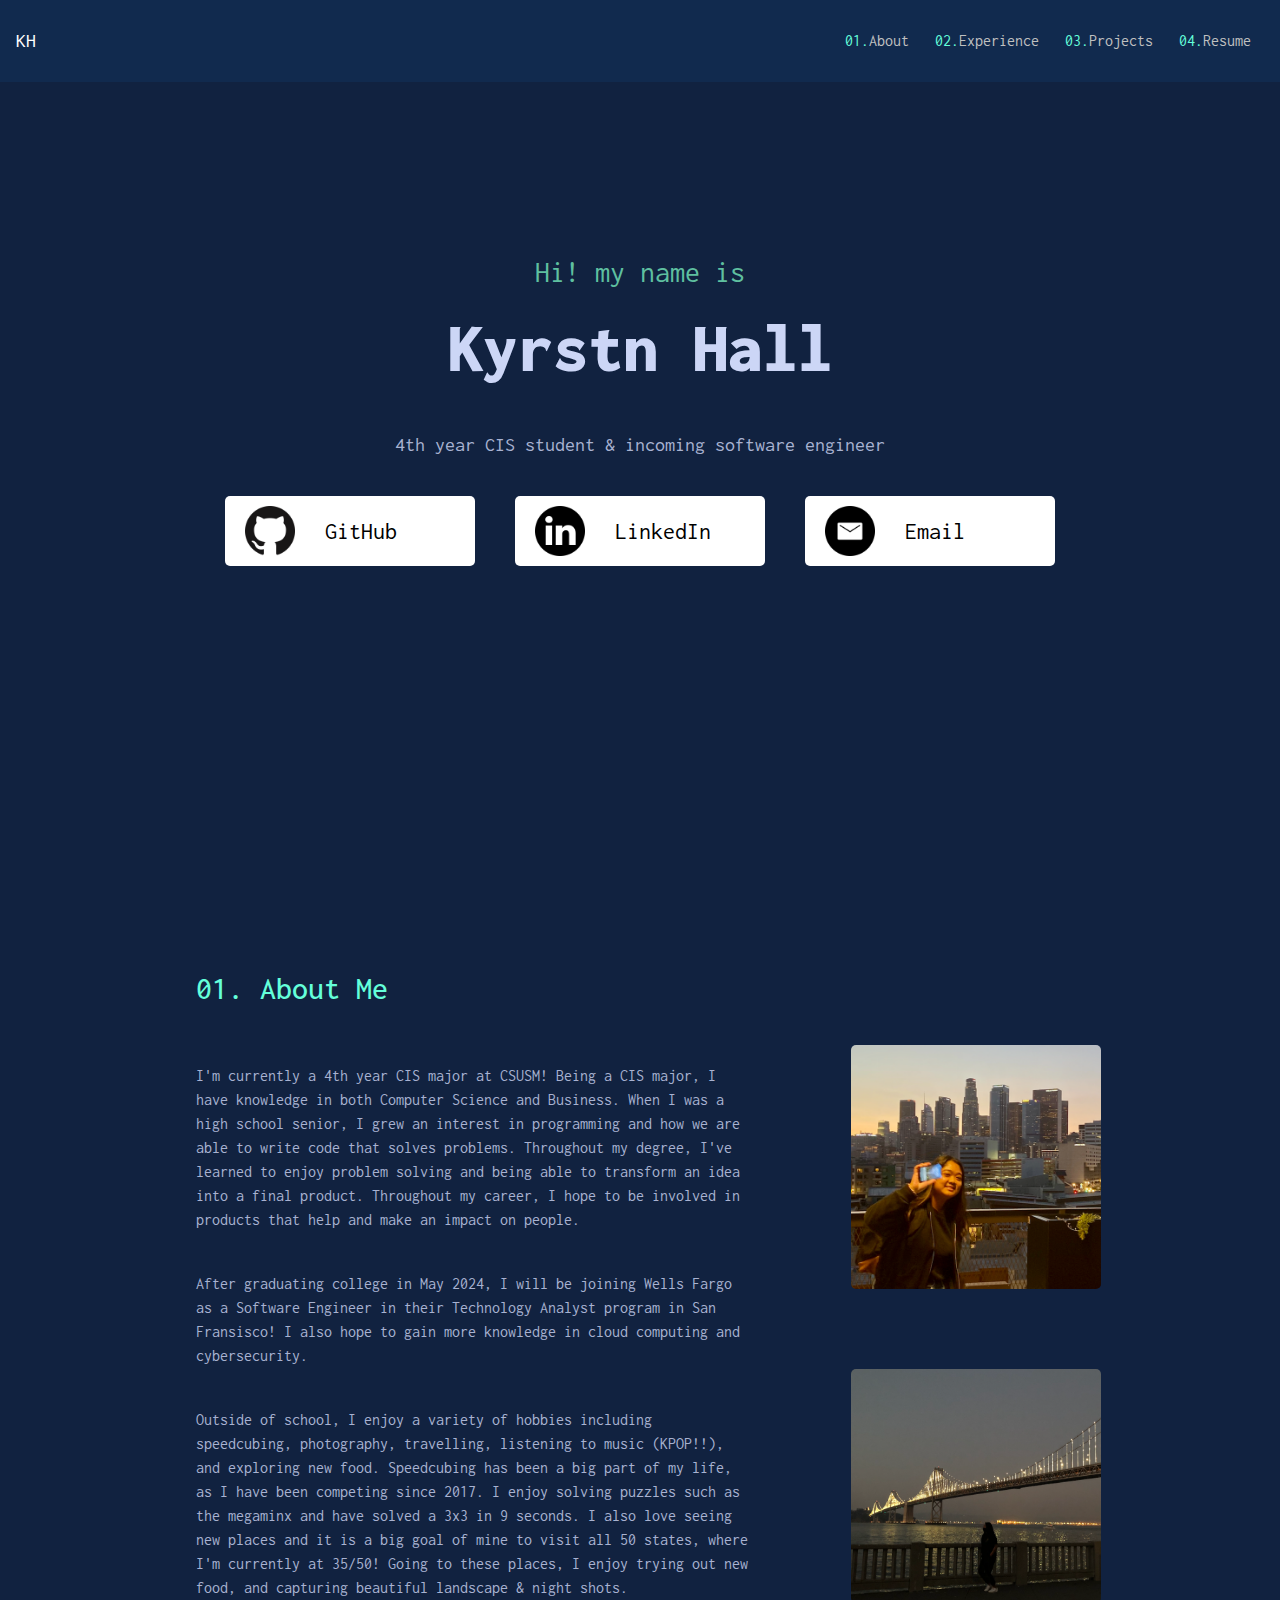
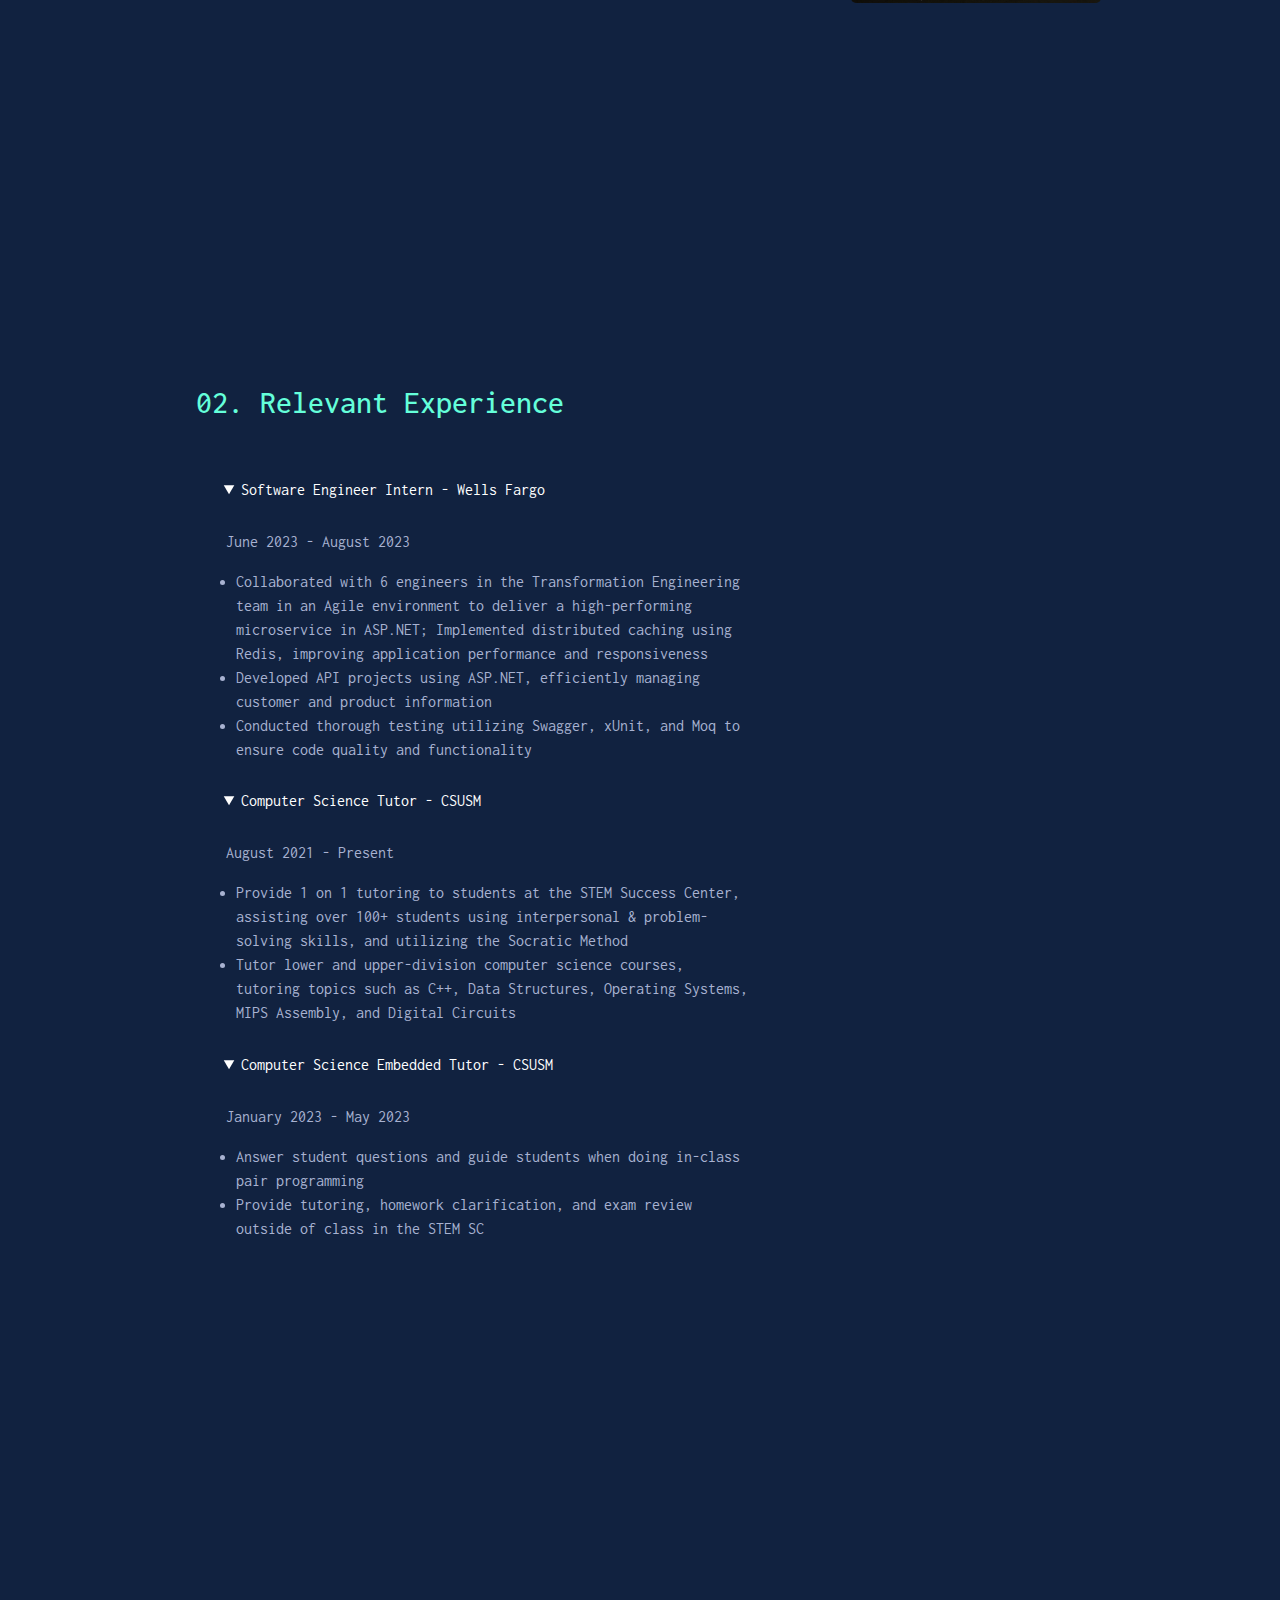
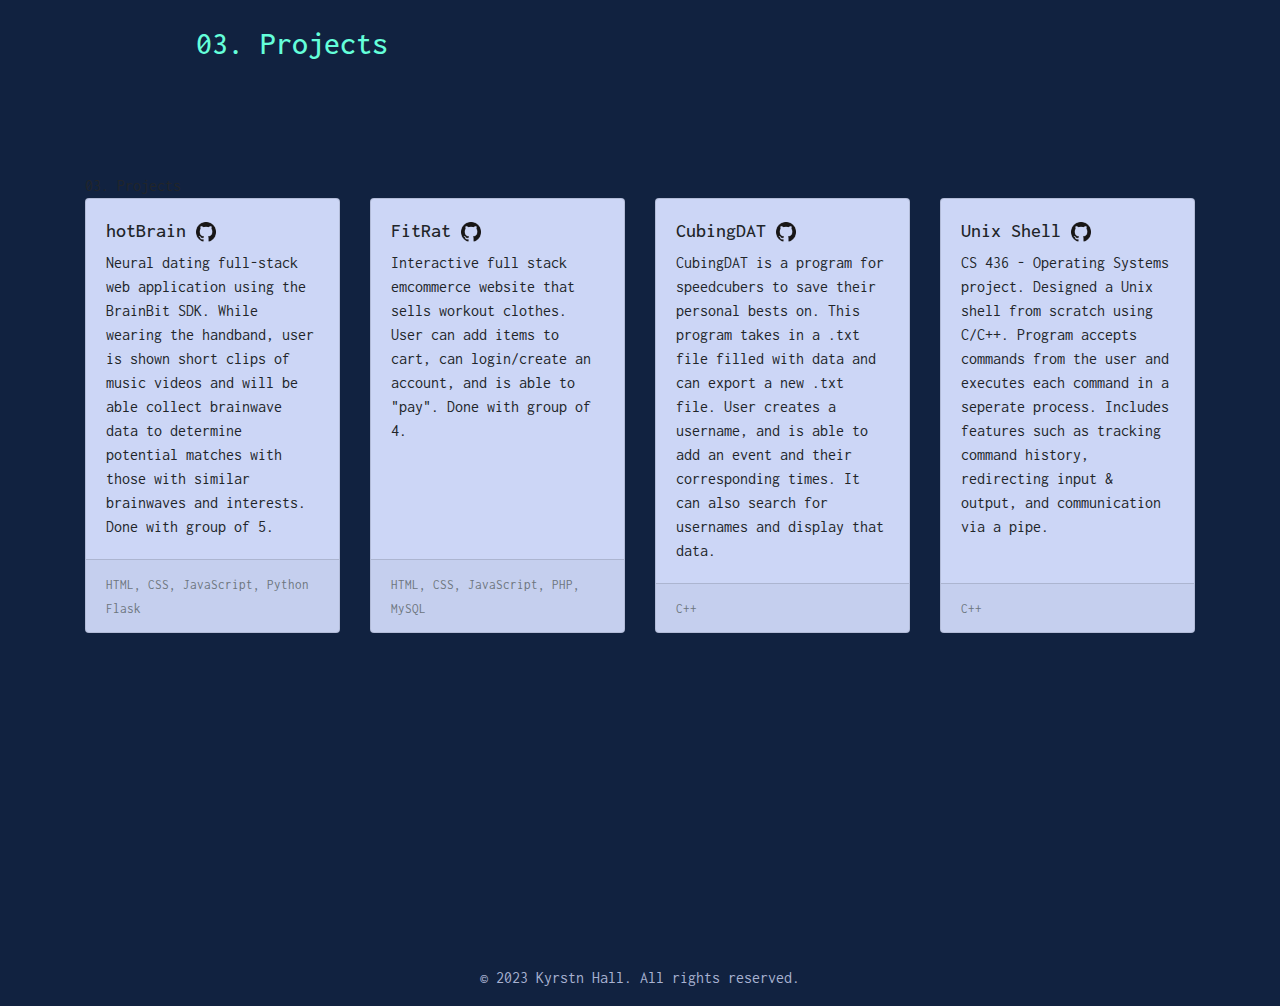
<file: index.html>
<!DOCTYPE html>
<html lang="en">
<head>
    <meta charset="UTF-8">
    <meta http-equiv="X-UA-Compatible" content="IE=edge">
    <meta name="viewport" content="width=device-width, initial-scale=1.0">
    <link rel="icon" href="/imgs/logos/tab.png">
    <link rel="preconnect" href="https://fonts.googleapis.com">
    <link rel="preconnect" href="https://fonts.gstatic.com" crossorigin>
    <link href="https://fonts.googleapis.com/css2?family=Inconsolata:wght@200;300&family=Inter:wght@200&family=Rubik:wght@400;500;700&display=swap" rel="stylesheet">  
    <link rel="stylesheet" href="https://cdn.jsdelivr.net/npm/bootstrap@4.0.0/dist/css/bootstrap.min.css" integrity="sha384-Gn5384xqQ1aoWXA+058RXPxPg6fy4IWvTNh0E263XmFcJlSAwiGgFAW/dAiS6JXm" crossorigin="anonymous">
    <link rel="stylesheet" type="text/css" href = "styles.css">
    <script src="script.js" defer></script>
    <script src="https://code.jquery.com/jquery-3.2.1.slim.min.js" integrity="sha384-KJ3o2DKtIkvYIK3UENzmM7KCkRr/rE9/Qpg6aAZGJwFDMVNA/GpGFF93hXpG5KkN" crossorigin="anonymous"></script>
    <script src="https://cdn.jsdelivr.net/npm/popper.js@1.12.9/dist/umd/popper.min.js" integrity="sha384-ApNbgh9B+Y1QKtv3Rn7W3mgPxhU9K/ScQsAP7hUibX39j7fakFPskvXusvfa0b4Q" crossorigin="anonymous"></script>
    <script src="https://cdn.jsdelivr.net/npm/bootstrap@4.0.0/dist/js/bootstrap.min.js" integrity="sha384-JZR6Spejh4U02d8jOt6vLEHfe/JQGiRRSQQxSfFWpi1MquVdAyjUar5+76PVCmYl" crossorigin="anonymous"></script>
</head>

<body>
   


    <!-- Navbar -->
    <nav class="navbar navbar-expand-lg bg-dark navbar-dark py-3 shadow fixed-top" id="myNavbar">
        <a class="navbar-brand" href="#home">KH</a>

        <button class="navbar-toggler" type="button" data-toggle="collapse" data-target="#navbarNav" aria-controls="navbarNav" aria-expanded="false" aria-label="Toggle navigation">
          <span class="navbar-toggler-icon"></span>
        </button>

        <div class="collapse navbar-collapse justify-content-end" id="navbarNav">
            <ul class="navbar-nav">
              <li class="nav-item">
                <a class="nav-link" href="#about-me"><span class="nav-number">01.</span>About</a>
              </li>
              <li class="nav-item">
                <a class="nav-link" href="#experience"><span class="nav-number">02.</span>Experience</a>
              </li>
              <li class="nav-item">
                <a class="nav-link" href="#projects"><span class="nav-number">03.</span>Projects</a>
              </li>
              <li class="nav-item">
                <a class="nav-link" href="/static/Hall, Kyrstn_Resume.pdf"><span class="nav-number">04.</span>Resume</a>
              </li>
            </ul>
          </div>
    </nav>

  <!-- Intro -->
  <div class="first-container" id="home">
    <div class="intro">
      <div class="small-text">Hi! my name is</div>
      <div class="large-text">Kyrstn Hall</div>
      <div class="bio">
          <p>4th year CIS student & incoming software engineer </p>
      </div>
    </div>

    <div class="social-buttons">
      <a href="https://github.com/asiandallas" class="button" target="_blank">
          <img src="/imgs/logos/GitHub.png" alt="GitHub">
          GitHub
      </a>
      <a href="https://www.linkedin.com/in/kyrstnhall/" class="button" target="_blank">
          <img src="/imgs/logos/LinkedIn.png" alt="LinkedIn">
          LinkedIn
      </a>
      <a href="mailto:kyrstn.hall@gmail.com" class="button">
          <img src="/imgs/logos/Email.png" alt="Email">
          Email
      </a>
    </div>
  </div>

  <!-- About Me -->
  <div class="container" id="about-me">
      <div class="about-content">
          <h2 class="header">01. About Me</h2>
          <p class="text">
              I'm currently a 4th year CIS major at CSUSM! Being a CIS major, I have knowledge
              in both Computer Science and Business. When I was a high school senior, I grew an interest in 
              programming and how we are able to write code that solves problems. Throughout my degree, I've learned to enjoy problem 
              solving and being able to transform an idea into a final product. Throughout my career, 
              I hope to be involved in products that help and make an impact on people.
          </p>
              <br>
          <p class="text">
              After graduating college in May 2024, I will be joining Wells Fargo as a Software Engineer in their Technology Analyst 
              program in San Fransisco! I also hope to gain more knowledge in cloud computing and cybersecurity.
          </p>
              <br>

          <p class="text">
              Outside of school, I enjoy a variety of hobbies including speedcubing, photography, travelling, listening to music (KPOP!!),
              and exploring new food.
              
              Speedcubing has been a big part of my life, as I have been competing since 2017. I enjoy
              solving puzzles such as the megaminx and have solved a 3x3 in 9 seconds.

              I also love seeing new places and it is a big goal of mine to visit all 50 states, where I'm currently at 35/50!
              Going to these places, I enjoy trying out new food, and capturing beautiful landscape & night shots.
              
          </p>
      </div>

      <div class="images">
        <img src="/imgs/me.png" alt="Picture" width="250px">
        <img src="/imgs/me2.png" alt="Picture" width="250px">
      </div>
      
  </div>

  <!-- Experience -->
  <div class="container" id="experience">
  
      <div class="about-content">
          <h2 class="header">02. Relevant Experience</h2>
          <details class="text" open>
            <summary class="experience-list" style="color:white">Software Engineer Intern - Wells Fargo</summary>
            <p class="text" style="margin-left: 30px;">June 2023 - August 2023</p>
            <ul>
              <li>Collaborated with 6 engineers in the Transformation Engineering team in an Agile environment to deliver a high-performing microservice in ASP.NET; 
                Implemented distributed caching using Redis, improving application performance and responsiveness
              </li>
              <li> 
                Developed API projects using ASP.NET, efficiently managing customer and product information 
              </li>
              <li>
                Conducted thorough testing utilizing Swagger, xUnit, and Moq to ensure code quality and functionality
              </li>
            </ul>
          </details>
    
          <details class="text" open>
            <summary class="experience-list" style="color:white">Computer Science Tutor - CSUSM</summary>
            <p class="text" style="margin-left: 30px;">August 2021 - Present</p>
            <ul>
              <li>
                Provide 1 on 1 tutoring to students at the STEM Success Center, assisting over 100+ students using interpersonal & problem-solving skills, and utilizing the Socratic Method
              </li>
              <li> 
                Tutor lower and upper-division computer science courses, tutoring topics such as C++, Data Structures, Operating Systems, MIPS Assembly, and Digital Circuits
              </li>
            </ul>
          </details>

          <details class="text" open>
            <summary class="experience-list" style="color:white">Computer Science Embedded Tutor - CSUSM</summary>
            <p class="text" style="margin-left: 30px;">January 2023 - May 2023</p>
            <ul>
              <li>
                Answer student questions and guide students when doing in-class pair programming
              </li>
              <li> 
                Provide tutoring, homework clarification, and exam review outside of class in the STEM SC 
              </li>
            </ul>
          </details>

      </div>
  </div>

  <!-- Projects -->
  <div class="container">

    <div class="project-content" div id="projects">
      <h2 class="header">03. Projects</h2>03. Projects</h2>

      <div class="card-deck" style="flex-wrap: wrap;" >
        <div class="card">
          <div class="card-body">
            <h5 class="project-header"> hotBrain
              <a href="https://github.com/efelicidario/hot_Brain" target="_blank">
                  <img src="/imgs/logos/GitHub.png" alt="GitHub Logo" width="20px" height="20px">
              </a>
            </h5>
            <p class="card-text">Neural dating full-stack web application using the BrainBit SDK. While wearing the handband, user is shown short clips of music videos 
              and will be able collect brainwave data to determine potential matches with those with similar brainwaves and interests. 
              Done with group of 5.</p>
          </div>
          <div class="card-footer">
            <small class="text-muted">HTML, CSS, JavaScript, Python Flask</small>
          </div>
        </div>
  
        <div class="card">
          <div class="card-body">
            <h5 class="project-header"> FitRat
              <a href="https://github.com/asiandallas/Web-Group-Project" target="_blank">
                  <img src="/imgs/logos/GitHub.png" alt="GitHub Logo" width="20px" height="20px">
              </a>
            </h5>
            <p class="card-text">Interactive full stack emcommerce website that sells workout clothes. User can add items to cart, can login/create an account, 
              and is able to "pay". Done with group of 4.</p>
          </div>
          <div class="card-footer">
            <small class="text-muted">HTML, CSS, JavaScript, PHP, MySQL</small>
          </div>
        </div>
  
        <div class="card">
          <div class="card-body">
            <h5 class="project-header"> CubingDAT
              <a href="https://github.com/asiandallas/CubingDAT" target="_blank">
                  <img src="/imgs/logos/GitHub.png" alt="GitHub Logo" width="20px" height="20px">
              </a>
            </h5>
            <p class="card-text">CubingDAT is a program for speedcubers to save their personal bests on. This program takes in a .txt file filled with data and can export a new .txt file. 
              User creates a username, and is able to add an event and their corresponding times. 
              It can also search for usernames and display that data.</p>
          </div>
          <div class="card-footer">
            <small class="text-muted">C++</small>
          </div>
        </div>
        
        <div class="card">
          <div class="card-body">
            <h5 class="project-header"> Unix Shell
              <a href="https://github.com/asiandallas/Unix-Shell" target="_blank">
                  <img src="/imgs/logos/GitHub.png" alt="GitHub Logo" width="20px" height="20px">
              </a>
            </h5>
            <p class="card-text">CS 436 - Operating Systems project. Designed a Unix shell from scratch using C/C++. 
              Program accepts commands from the user and executes each command in a seperate process. Includes features such as tracking command history, 
              redirecting input & output, and communication via a pipe.</p>
          </div>
          <div class="card-footer">
            <small class="text-muted">C++</small>
          </div>
        </div>
    </div>


  </div>

  <!-- Credits -->
  <div class="container"> 
    <div class="end-content">
      <p class="text">
        &copy; 2023 Kyrstn Hall. All rights reserved.
      </p>
    </div>
  </div>

      
</body>
</html>
</file>
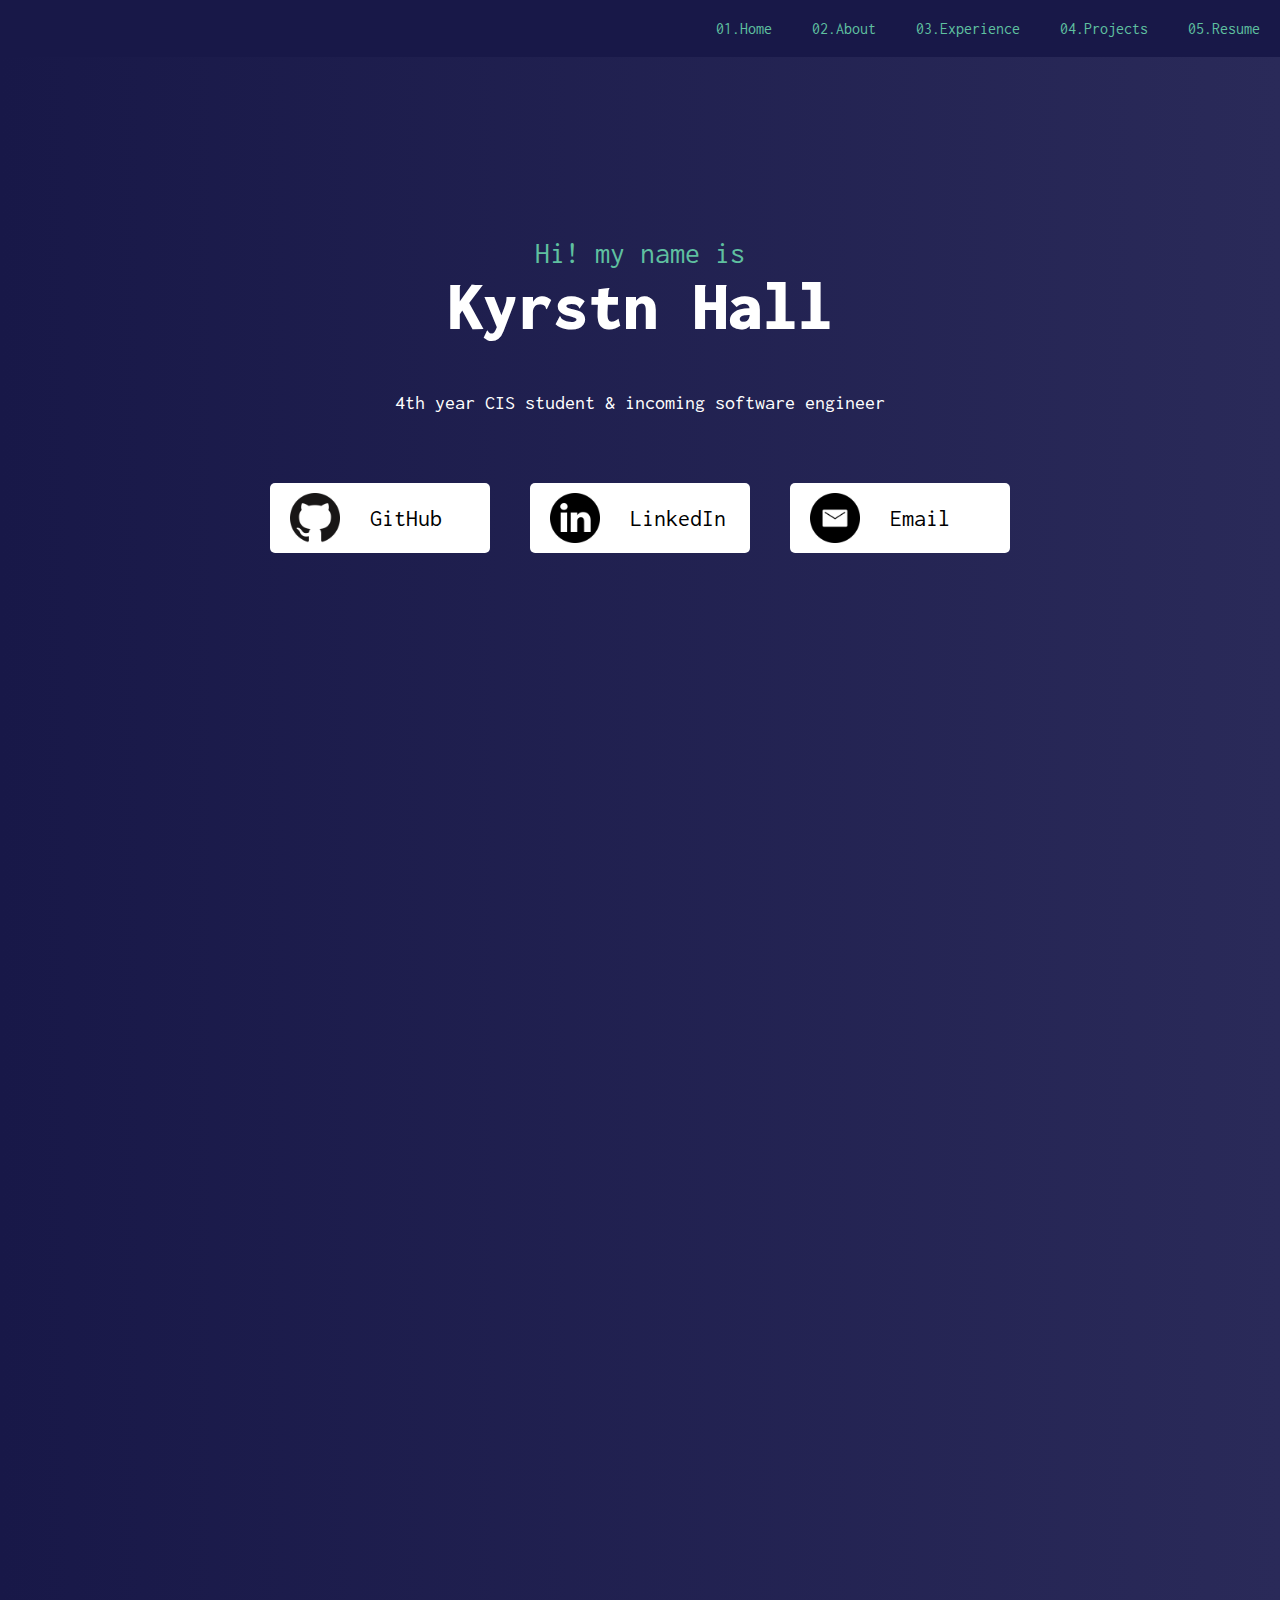
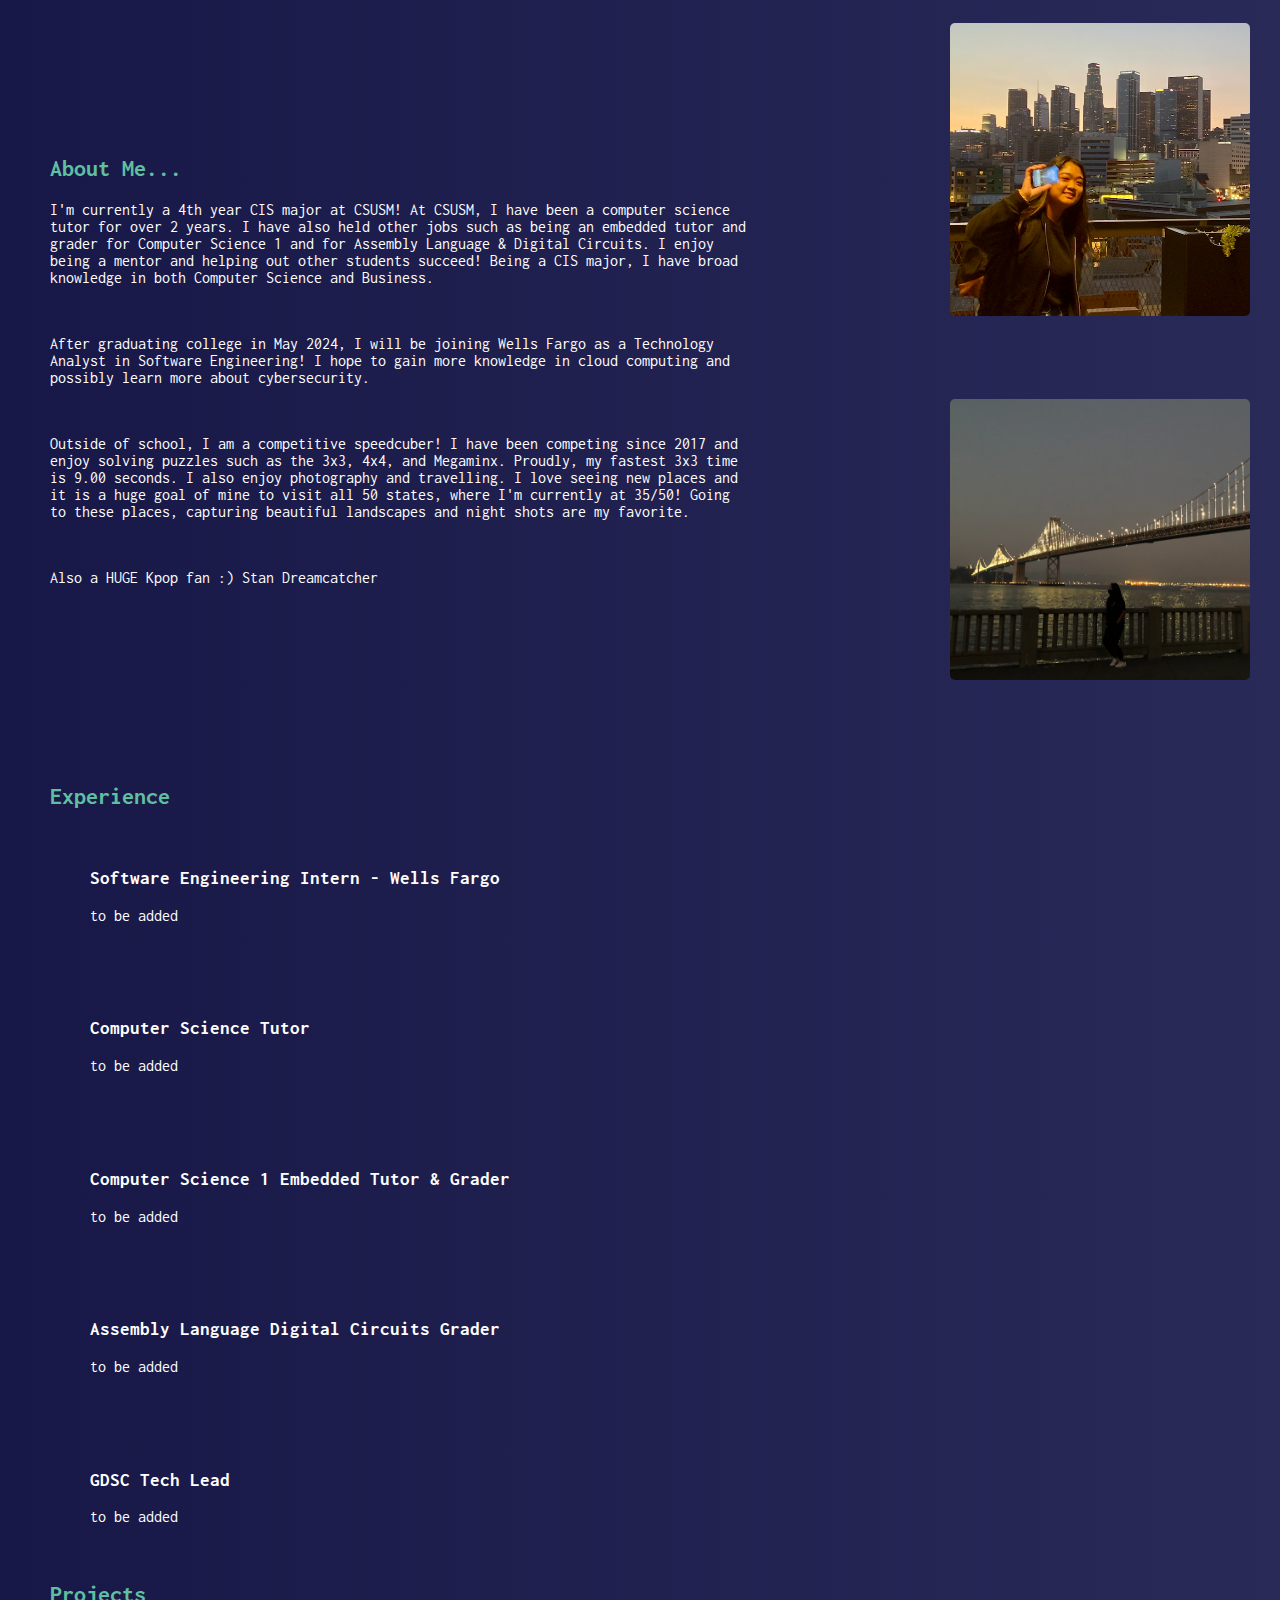
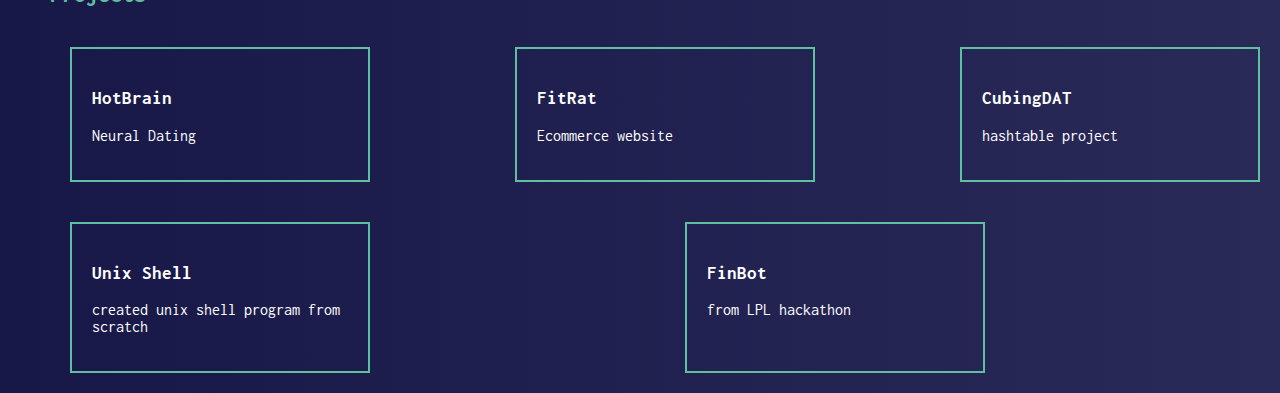
<file: templates/index.html>
<!DOCTYPE html>
<html lang="en">
<head>
    <meta charset="UTF-8">
    <meta http-equiv="X-UA-Compatible" content="IE=edge">
    <meta name="viewport" content="width=device-width, initial-scale=1.0">
    <link rel="stylesheet" type="text/css" href = "/styles/styles.css">
    <link rel="preconnect" href="https://fonts.googleapis.com">
    <link rel="preconnect" href="https://fonts.gstatic.com" crossorigin>
    <link href="https://fonts.googleapis.com/css2?family=Inconsolata:wght@200;300&family=Inter:wght@200&family=Rubik:wght@400;500;700&display=swap" rel="stylesheet">
   
<body>
    <div class="container">
        <div class="navbar">
            <a href="/static/Hall, Kyrstn_Resume.pdf" target="_blank">05.Resume</a>
                <a href="#projects">04.Projects</a>
                <a href="#experience">03.Experience</a>
                <a href="#about-me">02.About</a>
                <a href="/templates/index.html">01.Home</a>
        </div>

        <div class="intro" id="home">
            <div class="small-text">Hi! my name is</div>
            <div class="large-text">Kyrstn Hall</div>
            <div class="bio">
                <p>4th year CIS student & incoming software engineer </p>
            </div>
        </div>

        <div class="social-buttons">
            <a href="https://github.com/asiandallas" class="button" target="_blank">
                <img src="/imgs/GitHub.png" alt="GitHub">
                GitHub
            </a>
            <a href="https://www.linkedin.com/in/kyrstnhall/" class="button" target="_blank">
                <img src="/imgs/LinkedIn.png" alt="LinkedIn">
                LinkedIn
            </a>
            <a href="mailto:kyrstn.hall@gmail.com" class="button">
                <img src="/imgs/Email.png" alt="Email">
                Email
            </a>
        </div>

        <div id="about-me" class="section">
            <div class="about-content">
                <div class="text">
                    <h2>About Me...</h2>
                    <p>
                        I'm currently a 4th year CIS major at CSUSM! At CSUSM, I have been a computer science tutor for 
                        over 2 years. I have also held other jobs such as being an embedded tutor and grader for Computer 
                        Science 1 and for Assembly Language & Digital Circuits. I enjoy being a mentor and helping out 
                        other students succeed! Being a CIS major, I have broad knowledge
                        in both Computer Science and Business.
                    <p>
                        <br>
                    </p>
                        After graduating college in May 2024, I will be joining Wells Fargo as a Technology Analyst in Software Engineering!
                        I hope to gain more knowledge in cloud computing and possibly learn more about cybersecurity.
                    </p>
                        <br>

                    </p>
                        Outside of school, I am a competitive speedcuber! I have been competing since 2017
                        and enjoy solving puzzles such as the 3x3, 4x4, and Megaminx. Proudly, my fastest 3x3 time is 9.00 seconds.
                        I also enjoy photography and travelling. I love seeing new places and it is a huge goal of mine to visit all 50
                        states, where I'm currently at 35/50! 
                        Going to these places, capturing beautiful landscapes and night shots are my favorite. 
                    </p>
                        <br>
                    </p>
                        Also a HUGE Kpop fan :) Stan Dreamcatcher
                    </p>
                </div>

                <div class="images">
                    <img src="/imgs/me.png" alt="Picture" width="300px">
                    <img src="/imgs/me2.png" alt="Picture" width="300px">
                </div>
                </div>
            </div>
        </div>
        
        <div id="experience" class="section">
            <div class="experience-content">
                <div class="text">
                    <h2>Experience</h2>
                </div>

                <div class="experience-box">
                    <h3>Software Engineering Intern - Wells Fargo</h3>
                    <p>to be added<p>
                </div>

                <div class="experience-box">
                    <h3>Computer Science Tutor</h3>
                    <p>to be added<p>
                </div>

                <div class="experience-box">
                    <h3>Computer Science 1 Embedded Tutor & Grader</h3>
                    <p>to be added<p>
                </div>

                <div class="experience-box">
                    <h3>Assembly Language Digital Circuits Grader</h3>
                    <p>to be added<p>
                </div>

                <div class="experience-box">
                    <h3>GDSC Tech Lead</h3>
                    <p>to be added<p>
                </div>
                
            </div>
        </div>
        
        <div id="projects" class="section">
            <div class="text">
                <h2>Projects</h2>
            </div>
            <div class="project-content">
                <div class="project-box">
                    <h3>HotBrain</h3>
                    <p>Neural Dating</p>
                </div>

                <div class="project-box">
                    <h3>FitRat</h3>
                    <p>Ecommerce website</p>
                </div>

                <div class="project-box">
                    <h3>CubingDAT</h3>
                    <p>hashtable project 
                    </p>
                </div>

                <div class="project-box">
                    <h3>Unix Shell</h3>
                    <p>created unix shell program from scratch</p>
                </div>

                <div class="project-box">
                    <h3>FinBot</h3>
                    <p>from LPL hackathon</p>
                </div>

                
            </div>
        </div>

    </div>
</body>
</html>
</file>
<file: styles.css>
html{
    scroll-behavior: smooth;
}

body {
    background-color: #112240;
    font-family: 'Inconsolata', monospace;
    margin: 0;
    padding: 0;
    padding-top: 70px;
    box-sizing: border-box;
}

@media (max-width: 600px) {
    .social-buttons {
        flex-direction: column;
    }
}

.navbar.bg-dark {
    background-color: #112a4e !important;
    transition: top 0.3s;
}

.navbar-dark .navbar-nav .nav-link {
    color: silver !important;
}

.nav-number{
    color: #64ffda;
}

.header{
    color: #64ffda;
    margin-bottom: 10%; 
}

.navbar-dark .navbar-nav .nav-link:hover {
    color: #64ffda !important;
    transition: color 0.2s ease-in-out;
    border-bottom: 0.5px solid #64ffda;
}

.nav-item{
    margin: 5px !important;
}

.navbar-hidden {
    top: -50px; 
}

.first-container {
    margin-top: 10%; 
}

.container {
    position: relative;
    margin-top: 30%;
}

.intro{
    margin-top: 20vh; 
    text-align: center;
}

.small-text{
    font-size: 30px;
    color:rgb(95, 192, 160);
}

.large-text{
    font-size: 70px;
    font-weight: 900;
    margin-bottom: 30px;
    color: #ccd6f6
}

.bio{
    font-size: 20px;
    color: #a8b2d1
}

.social-buttons{
    display: flex; 
    align-items: center;
    justify-content: center;
}

.button {
    display: flex;
    align-items: center;
    background-color: rgb(255, 255, 255); 
    color: rgb(0, 0, 0);
    padding: 10px 20px; 
    margin: 20px; 
    border: none;
    border-radius: 5px; 
    text-decoration: none;
    transition: background-color 0.3s ease; 
    width: 250px;
    font-size: x-large;
}

.button img {
    width: 50px; 
    height: 50px; 
    margin-right: 30px; 
}

.button:hover {
    background-color: silver;
    text-decoration: none;
}

.about-content {
    align-items: center; 
    width: 50%;
    margin-left: 10%;
    position: relative;
}

.text{
    color: #a8b2d1;
    flex: 1;
}

.images{
    position: absolute;
    left: 65%;
    top: 15%;
}

.images img{
    border-radius: 5px;
    margin: 10%;
}

.experience-list{
    margin: 5%;
}

.card{
    background-color: #ccd6f6;
}

.card:hover{
    transform: scale(1.05); 
    box-shadow: 0 0 500px rgba(0, 0, 0, 0.2);
    transition: transform 0.4s ease, box-shadow 0.3s ease;
}

.project-content h2{
    margin-left: 10%;
}

.end-content{
    width: 100%;
    text-align: center;
}

.section{
    top: 300px;
}

.container[id]::before {
    content: "";
    display: block;
    height: 70px; /* Adjusted height to match navbar */
    margin: -70px 0 0; /* Inverse of the height */
    visibility: hidden;
}
</file>
<file: styles/styles.css>
html{
    scroll-behavior: smooth;
}

body {
    background: linear-gradient(90deg, #181848, #2a2a59);
    color: white;
    font-family: 'Inconsolata', monospace;
    margin: 0;
    padding: 0;
}

.navbar{
    overflow: hidden;
    background-color: #181848;
    width: 100%;
}

.navbar a{
    text-decoration: none;
    color: white;
    float: right;
    margin: 20px;
    color:rgb(95, 192, 160);
}

.navbar a:hover{
    color: silver;
    transition: color 0.2s ease-in-out;

}

.intro{
    margin-top: 20vh; /* You can adjust the vertical position as needed */
    text-align: center;

}

.small-text{
    font-size: 30px;
    color:rgb(95, 192, 160);
}

.large-text{
    font-size: 70px;
    font-weight: 900;
    margin-bottom: 50px;
}

.bio{
    font-size: 20px;
}

.social-buttons {
    display: flex;
    justify-content: center;
    margin-top: 50px;
    margin-bottom: 1000px;
}

.button {
    display: flex;
    align-items: center;
    background-color: rgb(255, 255, 255); 
    color: rgb(0, 0, 0);
    padding: 10px 20px; 
    margin: 20px; 
    border: none;
    border-radius: 5px; 
    text-decoration: none;
    transition: background-color 0.3s ease; 
    width: 180px;
    font-size: x-large;
}

.button img {
    width: 50px; 
    height: 50px; 
    margin-right: 30px; 
}

.button:hover {
    background-color: silver;
}

.about-content {
    display: flex;
    align-items: center; 
    width: 1200px;
}

.text h2{
    color: rgb(95, 192, 160);
}

.section{
   margin-left: 50px;
}

.images{
    margin-left:200px;
    margin-top: 50px;
}

.images img{
    border-radius: 5px;
    margin-bottom: 80px;
}

.experience-box{
    padding: 20px;
    margin: 20px;
}

.project-content{
   display: flex; 
   flex-wrap: wrap;
   justify-content: space-between;
}

.project-box{
    box-sizing: border-box;
    border: 2px solid rgb(95, 192, 160);
    padding: 20px;
    margin: 20px;
    width: 300px;
}

/* Center the single project on the second row */
.project-box:nth-child(5) {
    margin-left: auto;
    margin-right: auto;
}
</file>
